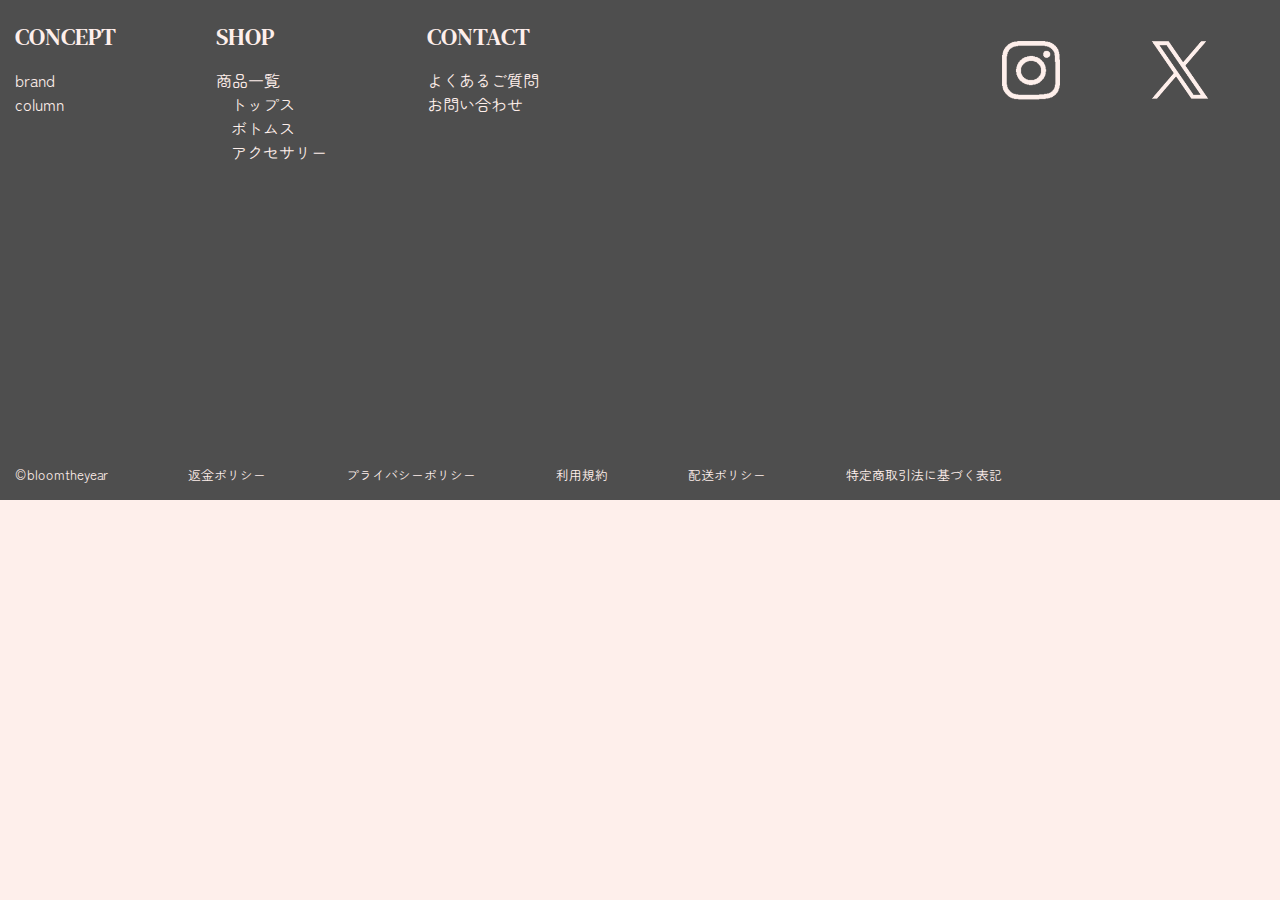
<file: base.html>
<!DOCTYPE html>
<html lang="ja">

<head>
    <meta charset="UTF-8">
    <meta http-equiv="X-UA-Compatible" content="IE=edge">
    <meta name="viewport" content="width=device-width, initial-scale=1.0">
    <title>Bloom The Year</title>
    <link rel="stylesheet" href="css/style.css">
    <link rel="preconnect" href="https://fonts.googleapis.com">
    <link rel="preconnect" href="https://fonts.gstatic.com" crossorigin>
    <link href="https://fonts.googleapis.com/css2?family=DM+Serif+Text:ital@0;1&display=swap" rel="stylesheet">
    <link rel="preconnect" href="https://fonts.googleapis.com">
    <link rel="preconnect" href="https://fonts.gstatic.com" crossorigin>
    <link
        href="https://fonts.googleapis.com/css2?family=DM+Serif+Text:ital@0;1&family=Zen+Maru+Gothic:wght@300;400;500;700;900&display=swap"
        rel="stylesheet">
</head>

<body>
    <header>
        <div class="header_logo">
            <h1><a href=""><img src="./images/SVG/logo01.svg" alt="Bloom The Yearロゴ画像"></a></h1>
        </div>
        <div class="mark">
            <p class="loginlogo"><a href=""><img src="./images/SVG/loginlogo.svg" alt="ログイン"></a></p>
            <p><a href=""><img src="./images/SVG/cartlogo.svg" alt="カートに入れる"></a></p>
        </div>
        <nav class="nav_fixed">
            <ul>
                <li>
                    <a href="concept.html">CONCEPT</a>
                </li>
                <li>
                    <a href="shop.html">SHOP</a>
                </li>
                <li>
                    <a href="contact.html">CONTACT</a>
                </li>
            </ul>
        </nav>
    </header>
  
    <footer>
        <div class="footer">
            <section class="footer_consept">
                <ul>
                    <li class="en">CONCEPT</li>
                    <li><a href="concept.html">brand</a></li>
                    <li><a href="concept.html">column</a></li>
                </ul>
            </section>
            <section>
                <ul>
                    <li class="en">SHOP</li>
                    <li><a href="shop.html">商品一覧</a></li>
                    <div class="category_br">
                        <li><a href="shop.html">トップス</a></li>
                        <li><a href="shop.html">ボトムス</a></li>
                        <li><a href="shop.html">アクセサリー</a></li>
                    </div>
                </ul>
            </section>
            <section>
                <ul>
                    <li class="en">CONTACT</li>
                    <li><a href="contact.html">よくあるご質問</a></li>
                    <li><a href="contact.html">お問い合わせ</a></li>
                </ul>
            </section>
            <section class="sns_logo">
                <p><img src="./images/insta.png" alt="インスタロゴ画像"></p>
                <p><img src="./images/X.png" alt="Xロゴ画像"></p>
            </section>
        </div>
        <div class="footer_small">
            <small>&copy;bloomtheyear</small>
            <p>返金ポリシー</p>
            <p>プライバシーポリシー</p>
            <p>利用規約</p>
            <p>配送ポリシー</p>
            <p class="small_left">特定商取引法に基づく表記</p>
        </div>
    </footer>
</body>

</html>
</file>
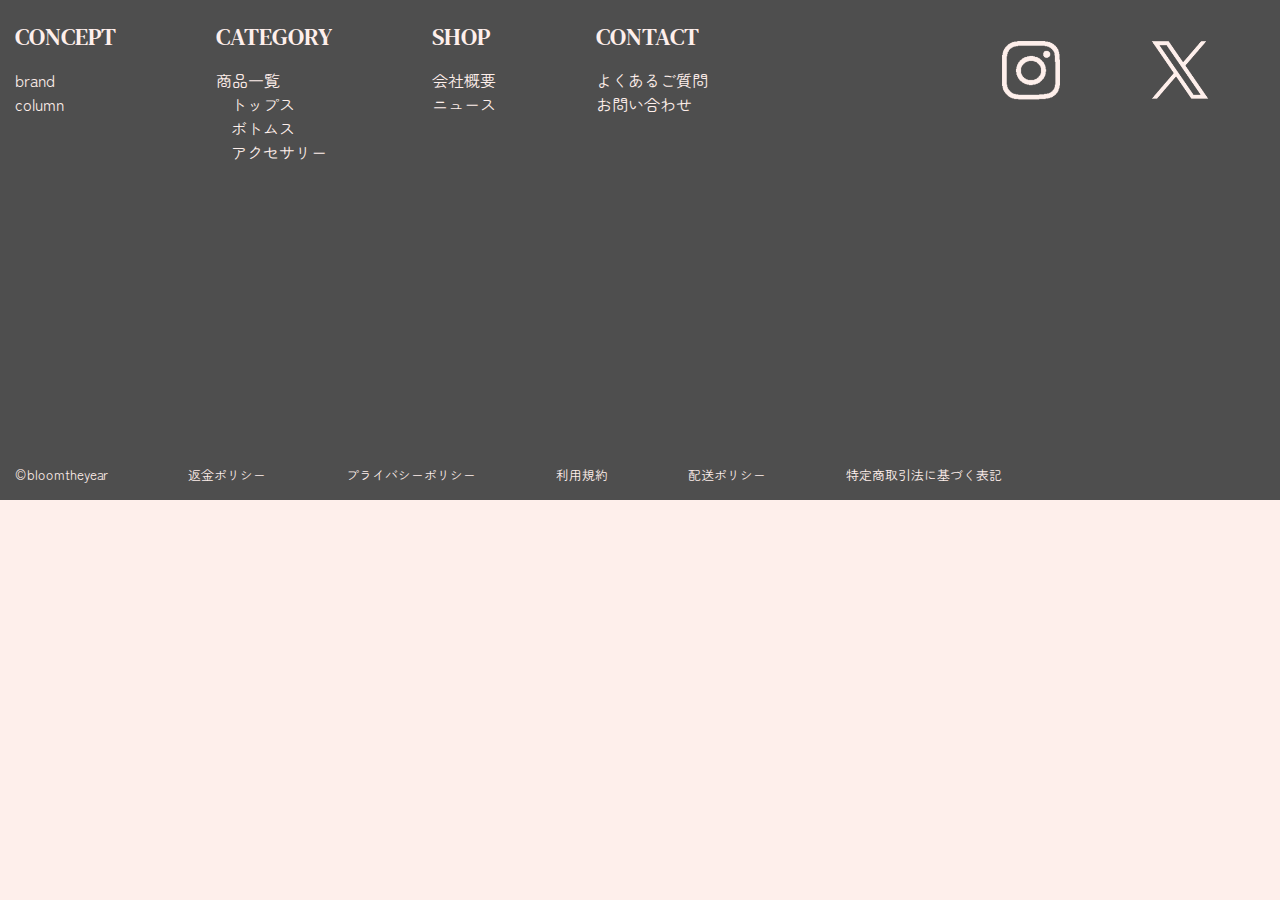
<file: category.html>
<!DOCTYPE html>
<html lang="ja">

<head>
    <meta charset="UTF-8">
    <meta http-equiv="X-UA-Compatible" content="IE=edge">
    <meta name="viewport" content="width=device-width, initial-scale=1.0">
    <title>Bloom The Year</title>
    <link rel="stylesheet" href="css/style.css">
    <link rel="preconnect" href="https://fonts.googleapis.com">
    <link rel="preconnect" href="https://fonts.gstatic.com" crossorigin>
    <link href="https://fonts.googleapis.com/css2?family=DM+Serif+Text:ital@0;1&display=swap" rel="stylesheet">
    <link rel="preconnect" href="https://fonts.googleapis.com">
    <link rel="preconnect" href="https://fonts.gstatic.com" crossorigin>
    <link
        href="https://fonts.googleapis.com/css2?family=DM+Serif+Text:ital@0;1&family=Zen+Maru+Gothic:wght@300;400;500;700;900&display=swap"
        rel="stylesheet">
</head>

<body>
    <header>
        <div class="header_logo">
            <h1><a href=""><img src="./images/SVG/logo01.svg" alt="Bloom The Yearロゴ画像"></a></h1>
        </div>
        <div class="mark">
            <p class="loginlogo"><a href=""><img src="./images/SVG/loginlogo.svg" alt="ログイン"></a></p>
            <p><a href=""><img src="./images/SVG/cartlogo.svg" alt="カートに入れる"></a></p>
        </div>
        <nav class="nav_fixed">
            <ul>
                <li>
                    <a href="concept.html">CONCEPT</a>
                </li>
                <li>
                    <a href="category.html">CATEGORY</a>
                </li>
                <li>
                    <a href="index.html">SHOP</a>
                </li>
                <li>
                    <a href="contact.html">CONTACT</a>
                </li>
            </ul>
        </nav>
    </header>
    <footer>
        <div class="footer">
            <section class="footer_consept">
                <ul>
                    <li class="en">CONCEPT</li>
                    <li><a href="concept.html">brand</a></li>
                    <li><a href="concept.html">column</a></li>
                </ul>
            </section>
            <section>
                <ul>
                    <li class="en">CATEGORY</li>
                    <li><a href="category.html">商品一覧</a></li>
                    <div class="category_br">
                        <li><a href="category.html">トップス</a></li>
                        <li><a href="category.html">ボトムス</a></li>
                        <li><a href="category.html">アクセサリー</a></li>
                    </div>
                </ul>
            </section>
            <section>
                <ul>
                    <li class="en">SHOP</li>
                    <li><a href="index.html">会社概要</a></li>
                    <li><a href="index.html">ニュース</a></li>
                </ul>
            </section>
            <section>
                <ul>
                    <li class="en">CONTACT</li>
                    <li><a href="contact.html">よくあるご質問</a></li>
                    <li><a href="contact.html">お問い合わせ</a></li>
                </ul>
            </section>
            <section class="sns_logo">
                <p><img src="./images/insta.png" alt="インスタロゴ画像"></p>
                <p><img src="./images/X.png" alt="Xロゴ画像"></p>
            </section>
        </div>
        <div class="footer_small">
            <small>&copy;bloomtheyear</small>
            <p>返金ポリシー</p>
            <p>プライバシーポリシー</p>
            <p>利用規約</p>
            <p>配送ポリシー</p>
            <p class="small_left">特定商取引法に基づく表記</p>
        </div>
    </footer>
</body>

</html>
</file>
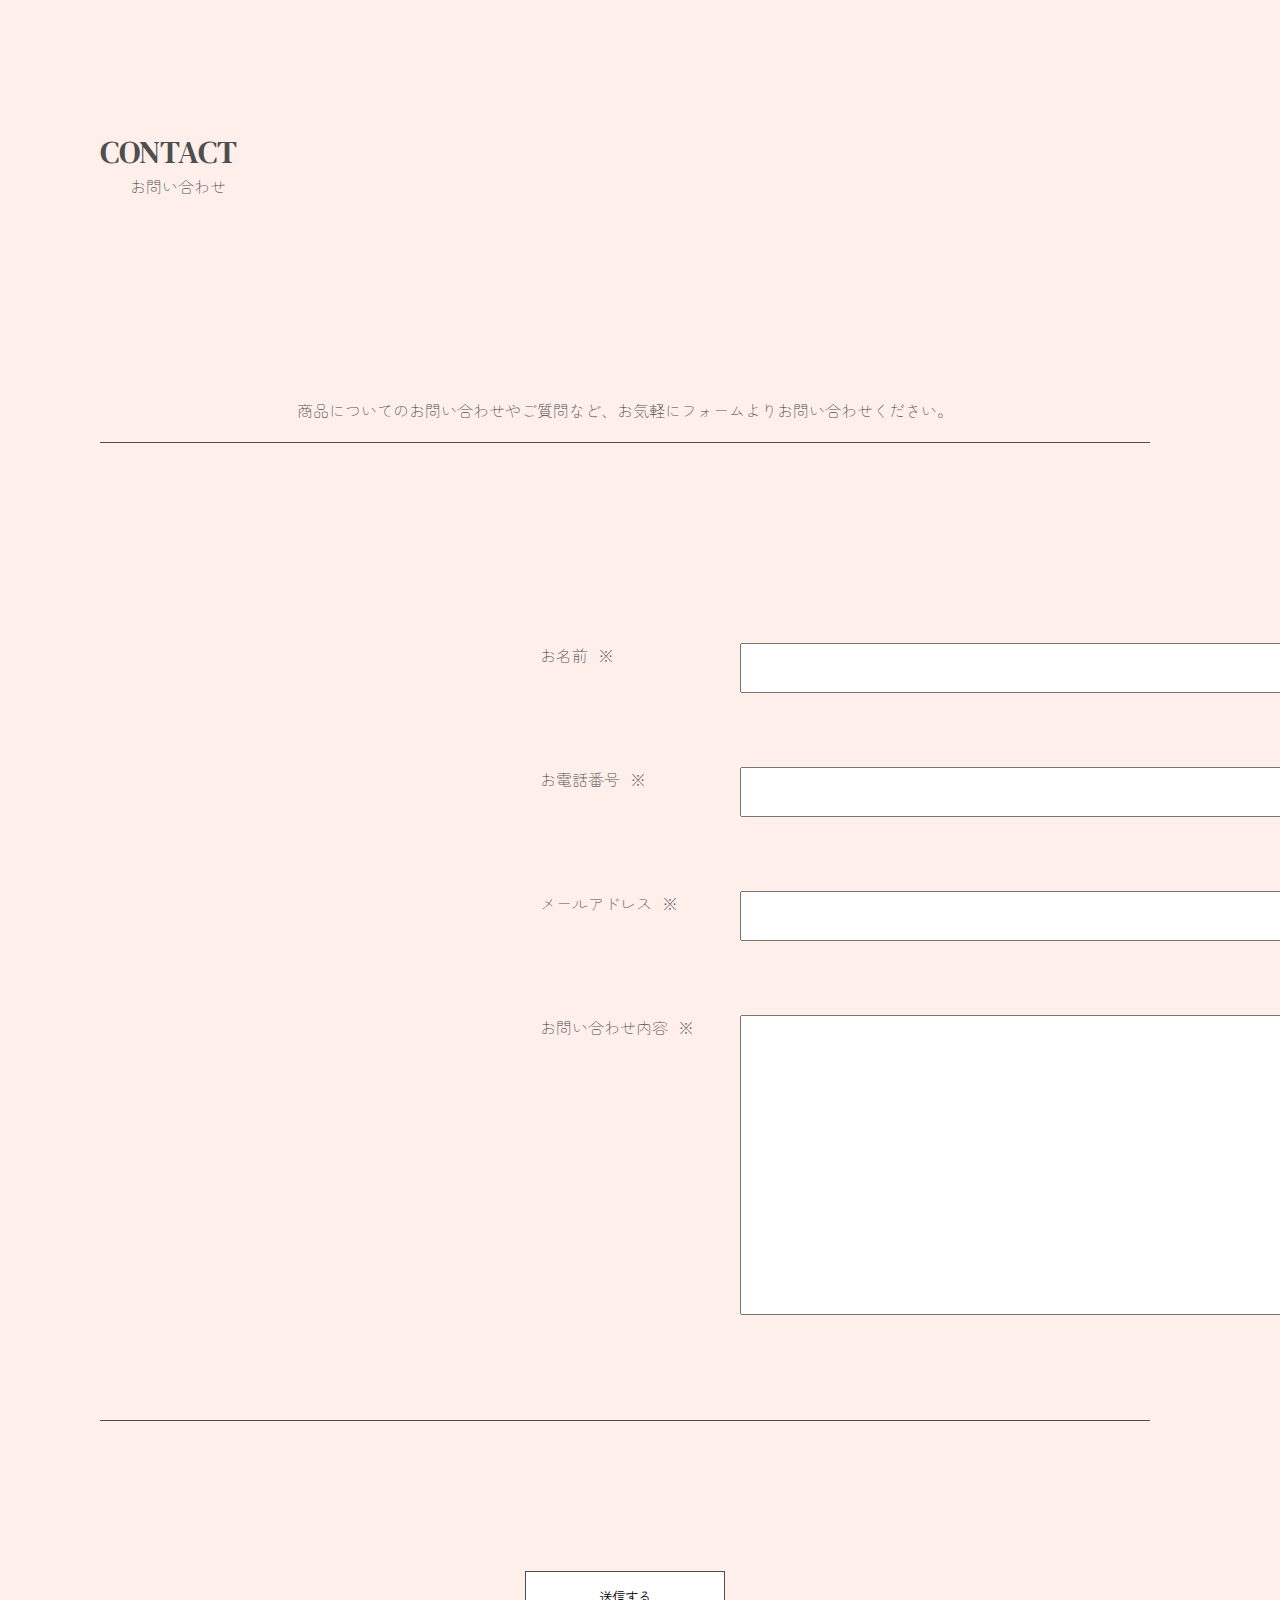
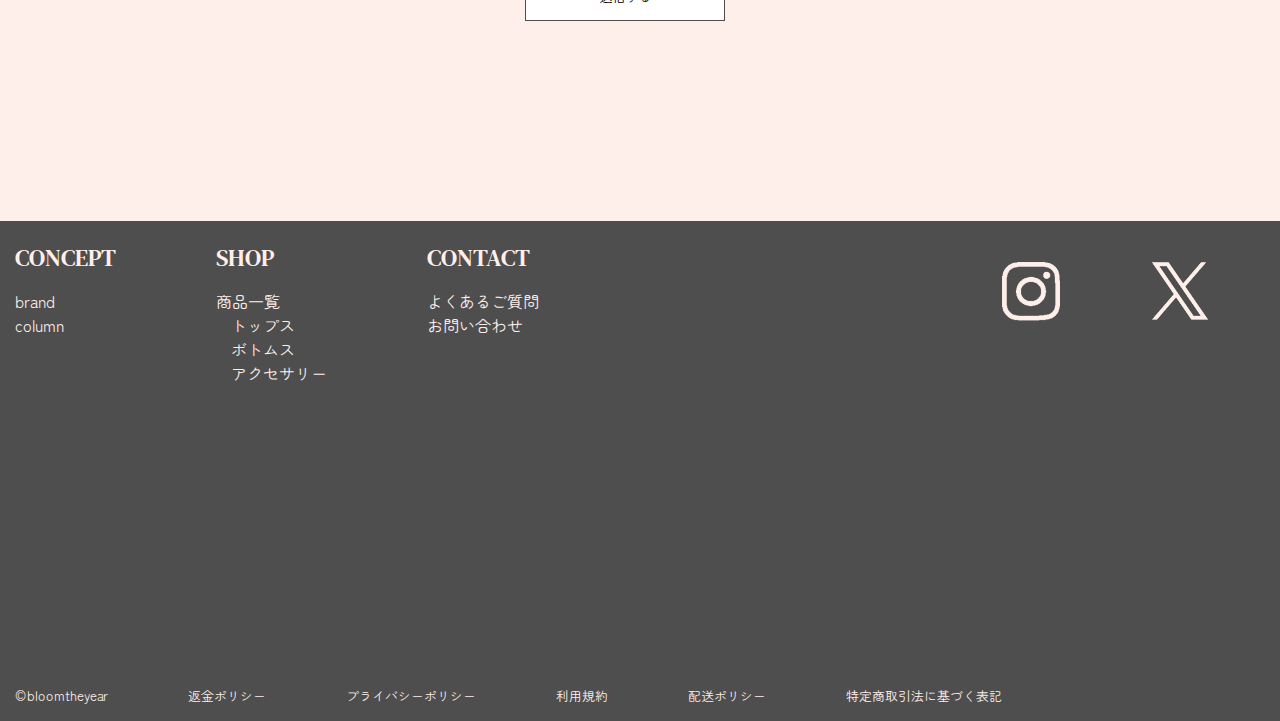
<file: contact.html>
<!DOCTYPE html>
<html lang="ja">

<head>
    <meta charset="UTF-8">
    <meta http-equiv="X-UA-Compatible" content="IE=edge">
    <meta name="viewport" content="width=device-width, initial-scale=1.0">
    <title>Bloom The Year</title>
    <link rel="stylesheet" href="css/style.css">
    <link rel="preconnect" href="https://fonts.googleapis.com">
    <link rel="preconnect" href="https://fonts.gstatic.com" crossorigin>
    <link href="https://fonts.googleapis.com/css2?family=DM+Serif+Text:ital@0;1&display=swap" rel="stylesheet">
    <link rel="preconnect" href="https://fonts.googleapis.com">
    <link rel="preconnect" href="https://fonts.gstatic.com" crossorigin>
    <link
        href="https://fonts.googleapis.com/css2?family=DM+Serif+Text:ital@0;1&family=Zen+Maru+Gothic:wght@300;400;500;700;900&display=swap"
        rel="stylesheet">
</head>

<body>
    <header>
        <div class="header_logo">
            <h1><a href="index.html"><img src="./images/SVG/logo01.svg" alt="Bloom The Yearロゴ画像"></a></h1>
        </div>
        <div class="mark">
            <p class="loginlogo"><a href=""><img src="./images/SVG/loginlogo.svg" alt="ログイン"></a></p>
            <p><a href=""><img src="./images/SVG/cartlogo.svg" alt="カートに入れる"></a></p>
        </div>
        <nav class="nav_fixed">
            <ul>
                <li>
                    <a href="concept.html">CONCEPT</a>
                </li>
                <li>
                    <a href="shop.html">SHOP</a>
                </li>
                <li>
                    <a href="contact.html">CONTACT</a>
                </li>
            </ul>
        </nav>
    </header>
    <main>
        <div class="contact-page">
            <h1>CONTACT</h1>
            <p>お問い合わせ</p>
            <div id="contact-p">
                <p>商品についてのお問い合わせやご質問など、お気軽にフォームよりお問い合わせください。</p>
            </div>
            <dl class="form-area">
                <dt><label for="name1"><span class="required">
                    お名前</span></label></dt>
                <dd><input class="input-text" type="text" name="name" id="name1"></dd>
                <dt><label for="tel1"><span class="required">お電話番号</span></label></dt>
                <dd><input class="input-text" type="tel" name="tel" id="tel1"></dd>
                <dt><label for="email1"><span class="required">メールアドレス</span></label></dt>
                <dd><input class="input-text" type="emali" name="email" id="email1"></dd>
                <dt><label for="message1"><span class="required">お問い合わせ内容</span></label></dt>
                <dd><textarea class="message" name="message" id="message1" required></textarea></dd>
            </dl>
            <div class="submit">
                <button class="submit-btn"type="submit">送信する</button>
            </div>
        </div>
    </main>
    <footer>
        <div class="footer">
            <section class="footer_consept">
                <ul>
                    <li class="en">CONCEPT</li>
                    <li><a href="concept.html">brand</a></li>
                    <li><a href="concept.html">column</a></li>
                </ul>
            </section>
            <section>
                <ul>
                    <li class="en">SHOP</li>
                    <li><a href="shop.html">商品一覧</a></li>
                    <div class="category_br">
                        <li><a href="shop.html">トップス</a></li>
                        <li><a href="shop.html">ボトムス</a></li>
                        <li><a href="shop.html">アクセサリー</a></li>
                    </div>
                </ul>
            </section>
            <section>
                <ul>
                    <li class="en">CONTACT</li>
                    <li><a href="contact.html">よくあるご質問</a></li>
                    <li><a href="contact.html">お問い合わせ</a></li>
                </ul>
            </section>
            <section class="sns_logo">
                <p><img src="./images/insta.png" alt="インスタロゴ画像"></p>
                <p><img src="./images/X.png" alt="Xロゴ画像"></p>
            </section>
        </div>
        <div class="footer_small">
            <small>&copy;bloomtheyear</small>
            <p>返金ポリシー</p>
            <p>プライバシーポリシー</p>
            <p>利用規約</p>
            <p>配送ポリシー</p>
            <p class="small_left">特定商取引法に基づく表記</p>
        </div>
    </footer>
</body>

</html>
</file>
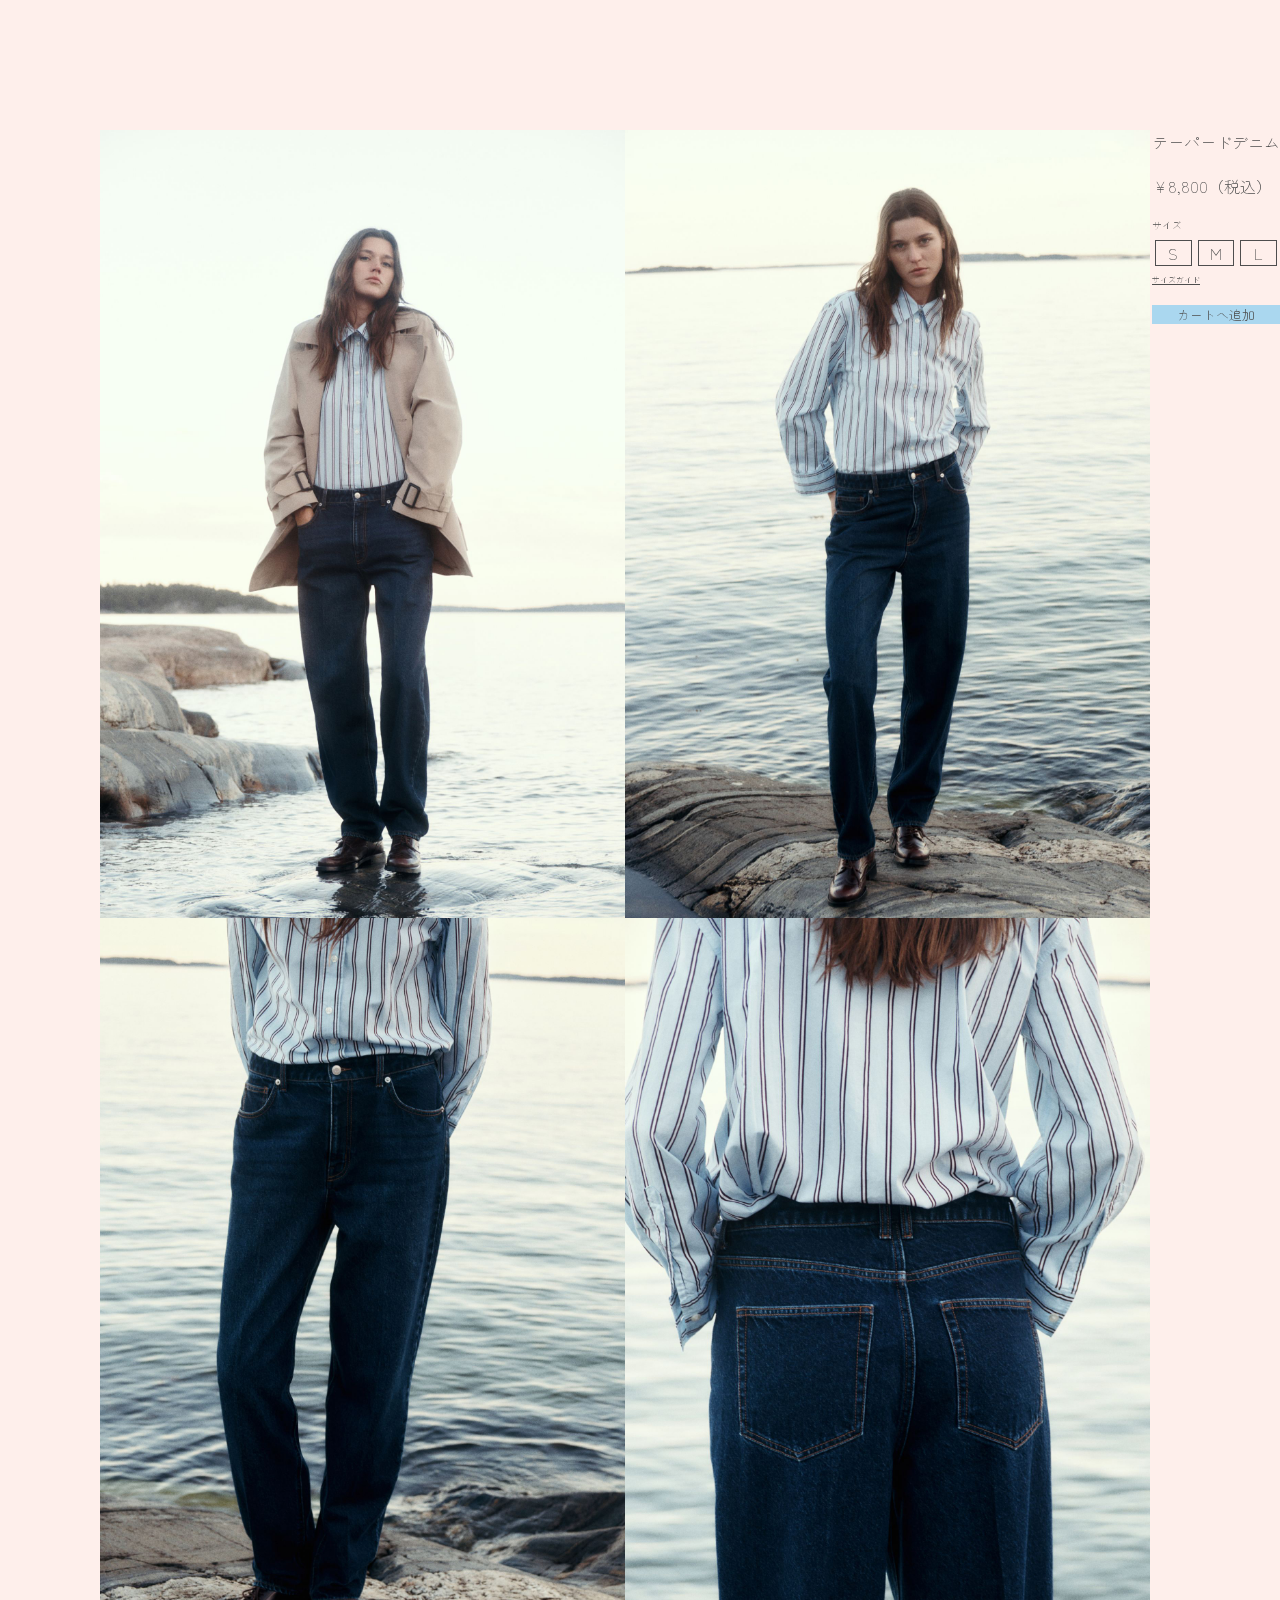
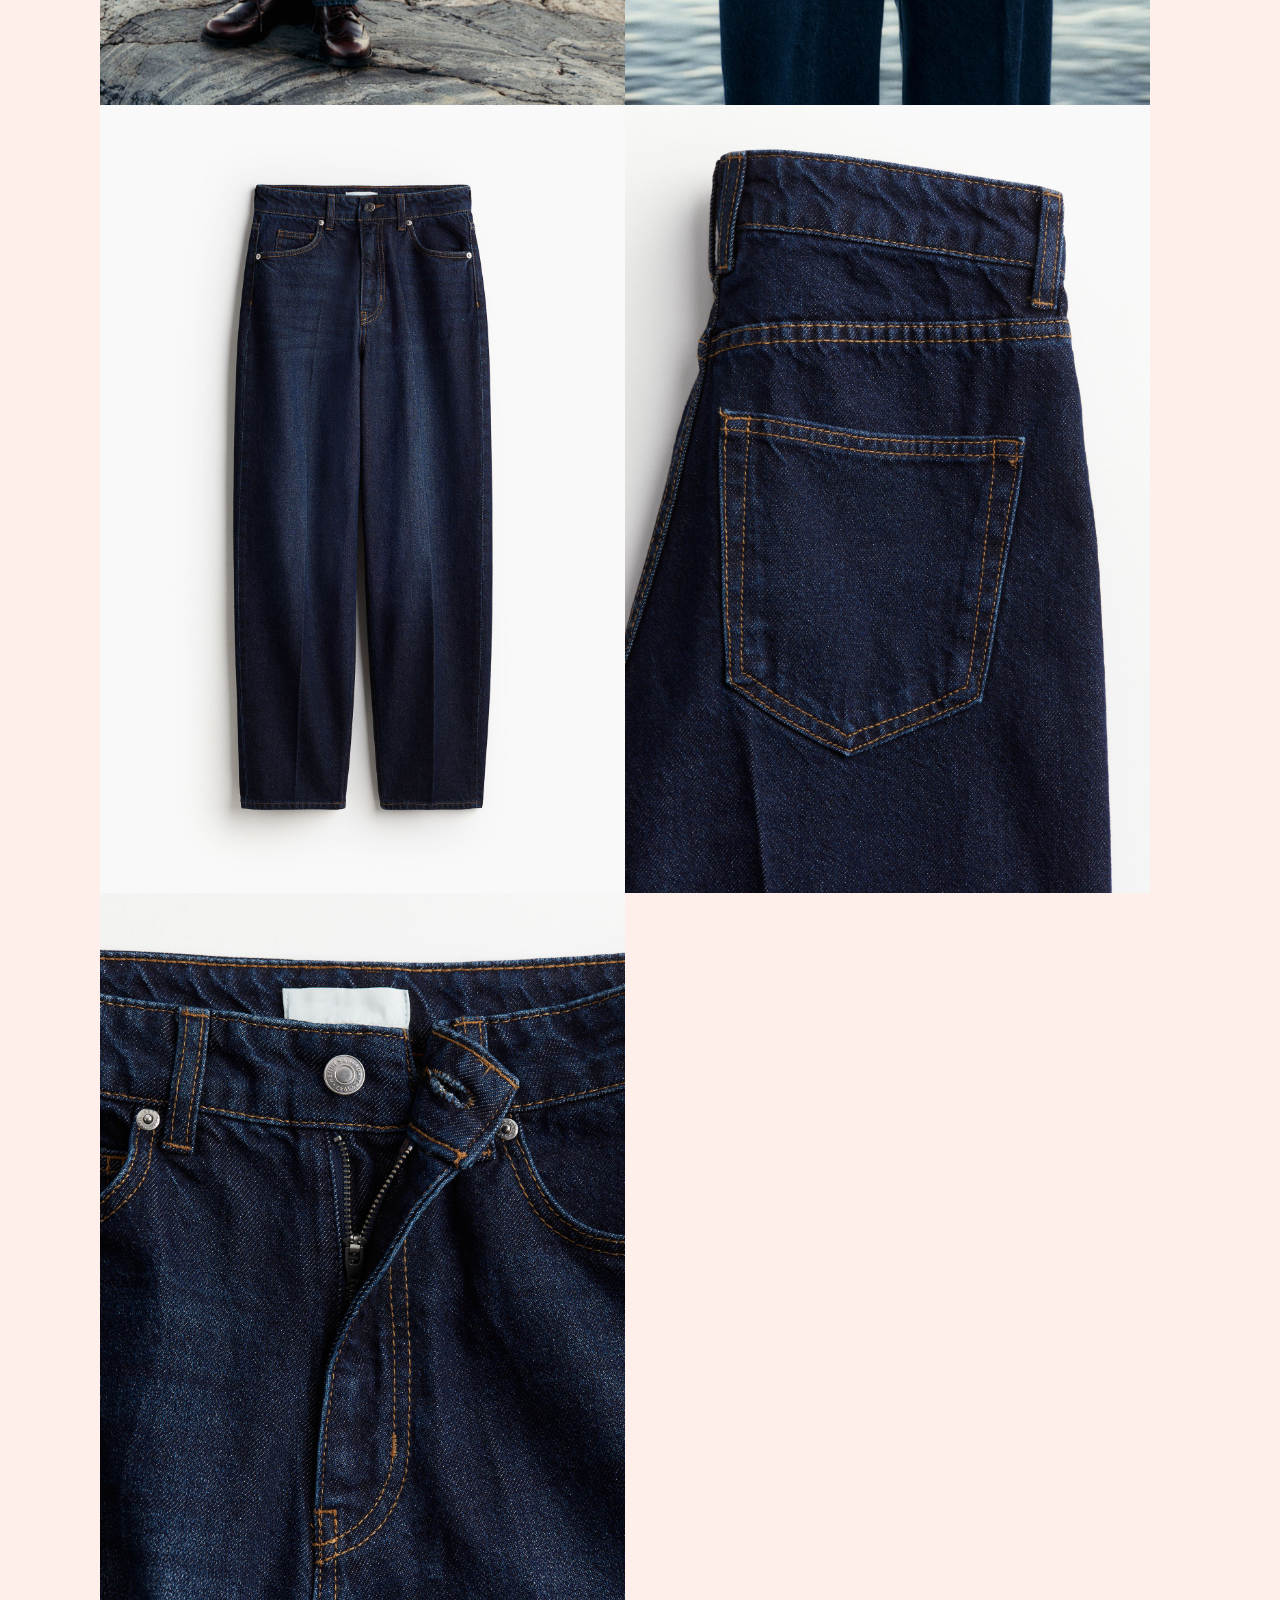
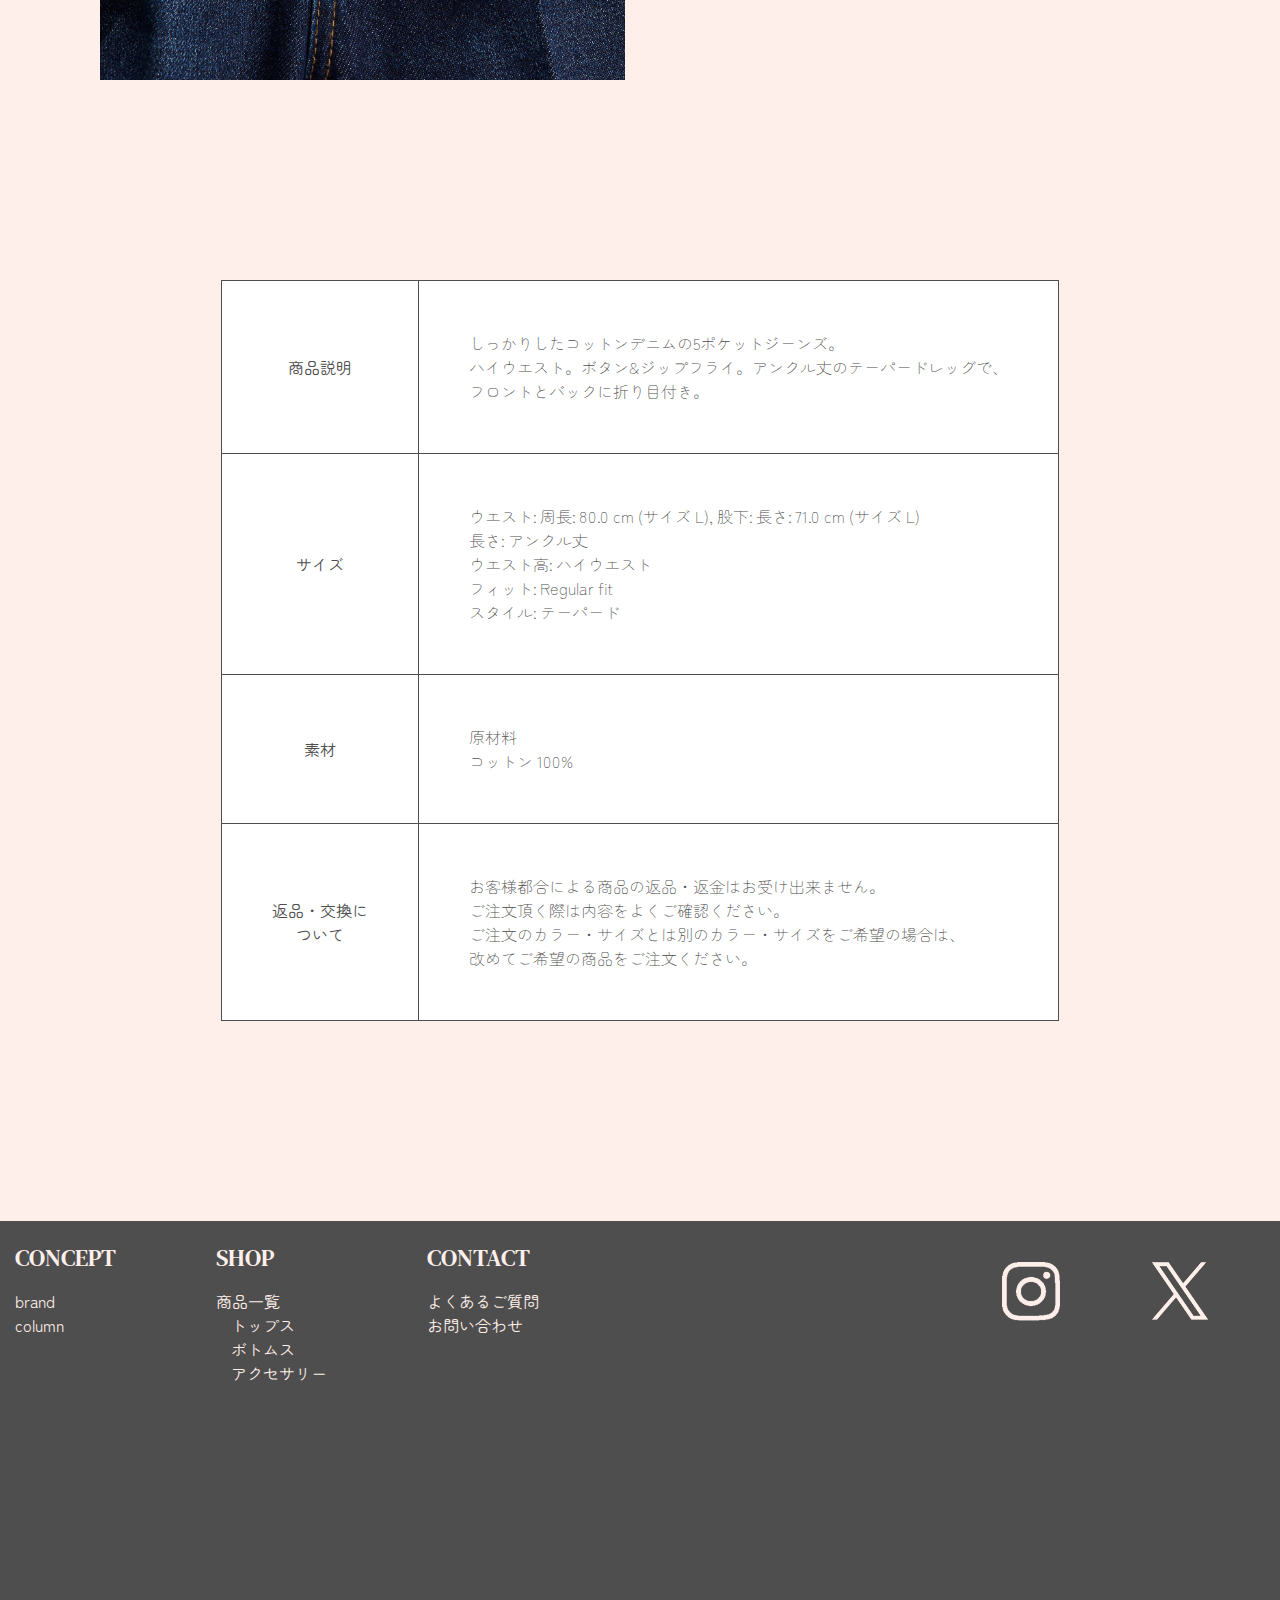
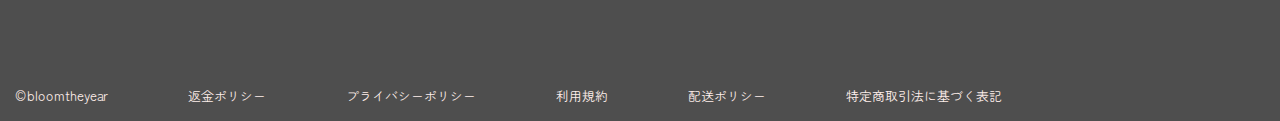
<file: deteal.html>
<!DOCTYPE html>
<html lang="ja">

<head>
    <meta charset="UTF-8">
    <meta http-equiv="X-UA-Compatible" content="IE=edge">
    <meta name="viewport" content="width=device-width, initial-scale=1.0">
    <title>Bloom The Year</title>
    <link rel="stylesheet" href="css/style.css">
    <link rel="preconnect" href="https://fonts.googleapis.com">
    <link rel="preconnect" href="https://fonts.gstatic.com" crossorigin>
    <link href="https://fonts.googleapis.com/css2?family=DM+Serif+Text:ital@0;1&display=swap" rel="stylesheet">
    <link rel="preconnect" href="https://fonts.googleapis.com">
    <link rel="preconnect" href="https://fonts.gstatic.com" crossorigin>
    <link
        href="https://fonts.googleapis.com/css2?family=DM+Serif+Text:ital@0;1&family=Zen+Maru+Gothic:wght@300;400;500;700;900&display=swap"
        rel="stylesheet">
</head>

<body>
    <header>
        <div class="header_logo">
            <h1><a href="index.html"><img src="./images/SVG/logo01.svg" alt="Bloom The Yearロゴ画像"></a></h1>
        </div>
        <div class="mark">
            <p class="loginlogo"><a href=""><img src="./images/SVG/loginlogo.svg" alt="ログイン"></a></p>
            <p><a href=""><img src="./images/SVG/cartlogo.svg" alt="カートに入れる"></a></p>
        </div>
        <nav class="nav_fixed">
            <ul>
                <li>
                    <a href="concept.html">CONCEPT</a>
                </li>
                <li>
                    <a href="shop.html">SHOP</a>
                </li>
                <li>
                    <a href="contact.html">CONTACT</a>
                </li>
            </ul>
        </nav>
    </header>
    <main>
        <div class="deteal">
            <div class="deteal-content">
                <p class="denim-name">テーパードデニム</p>
                <p class="nedan">￥8,800（税込）</p>
                <p class="size">サイズ</p>
            </div>
            <ul>
                <li>S</li>
                <li>M</li>
                <li>L</li>
            </ul>
            <p class="size-guide">サイズガイド</p>
            <p class="cart"><a href="">カートへ追加</a>
                </p>
        </div>
        <div class="shouhin">
            <ul>
                <li><img src="./images/shouhin1.jpg" alt="商品画像"></li>
                <li><img src="./images/shouhin7.jpg" alt="商品画像"></li>
                <li><img src="./images/shouhin2.jpg" alt="商品画像"></li>
                <li><img src="./images/shouhin3.jpg" alt="商品画像"></li>
                <li><img src="./images/shouhin4.jpg" alt="商品画像"></li>
                <li><img src="./images/shouhin5.jpg" alt="商品画像"></li>
                <li><img src="./images/shouhin6.jpg" alt="商品画像"></li>
            </ul>
        </div>
        <div class="setumei">
            <table class="setumei-hyou">
                <tr>
                    <th>商品説明</th>
                    <td>しっかりしたコットンデニムの5ポケットジーンズ。<br>ハイウエスト。ボタン&ジップフライ。アンクル丈のテーパードレッグで、<br>フロントとバックに折り目付き。</td>
                </tr>
                <tr>
                    <th>サイズ</th>
                    <td>ウエスト: 周長: 80.0 cm (サイズ L), 股下: 長さ: 71.0 cm (サイズ L)<br>長さ: アンクル丈<br>ウエスト高: ハイウエスト<br>フィット: Regular fit<br>スタイル: テーパード</td>
                </tr>
                <tr>
                    <th>素材</th>
                    <td>原材料<br>コットン 100%</td>
                </tr>
                <tr>
                    <th>返品・交換に<br>ついて</th>
                    <td>お客様都合による商品の返品・返金はお受け出来ません。<br>ご注文頂く際は内容をよくご確認ください。<br>ご注文のカラー・サイズとは別のカラー・サイズをご希望の場合は、<br>改めてご希望の商品をご注文ください。</td>
                </tr>
            </table>
        </div>
    </main>
    <footer>
        <div class="footer">
            <section class="footer_consept">
                <ul>
                    <li class="en">CONCEPT</li>
                    <li><a href="concept.html">brand</a></li>
                    <li><a href="concept.html">column</a></li>
                </ul>
            </section>
            <section>
                <ul>
                    <li class="en">SHOP</li>
                    <li><a href="shop.html">商品一覧</a></li>
                    <div class="category_br">
                        <li><a href="shop.html">トップス</a></li>
                        <li><a href="shop.html">ボトムス</a></li>
                        <li><a href="shop.html">アクセサリー</a></li>
                    </div>
                </ul>
            </section>
            <section>
                <ul>
                    <li class="en">CONTACT</li>
                    <li><a href="contact.html">よくあるご質問</a></li>
                    <li><a href="contact.html">お問い合わせ</a></li>
                </ul>
            </section>
            <section class="sns_logo">
                <p><img src="./images/insta.png" alt="インスタロゴ画像"></p>
                <p><img src="./images/X.png" alt="Xロゴ画像"></p>
            </section>
        </div>
        <div class="footer_small">
            <small>&copy;bloomtheyear</small>
            <p>返金ポリシー</p>
            <p>プライバシーポリシー</p>
            <p>利用規約</p>
            <p>配送ポリシー</p>
            <p class="small_left">特定商取引法に基づく表記</p>
        </div>
    </footer>
</body>

</html>
</file>
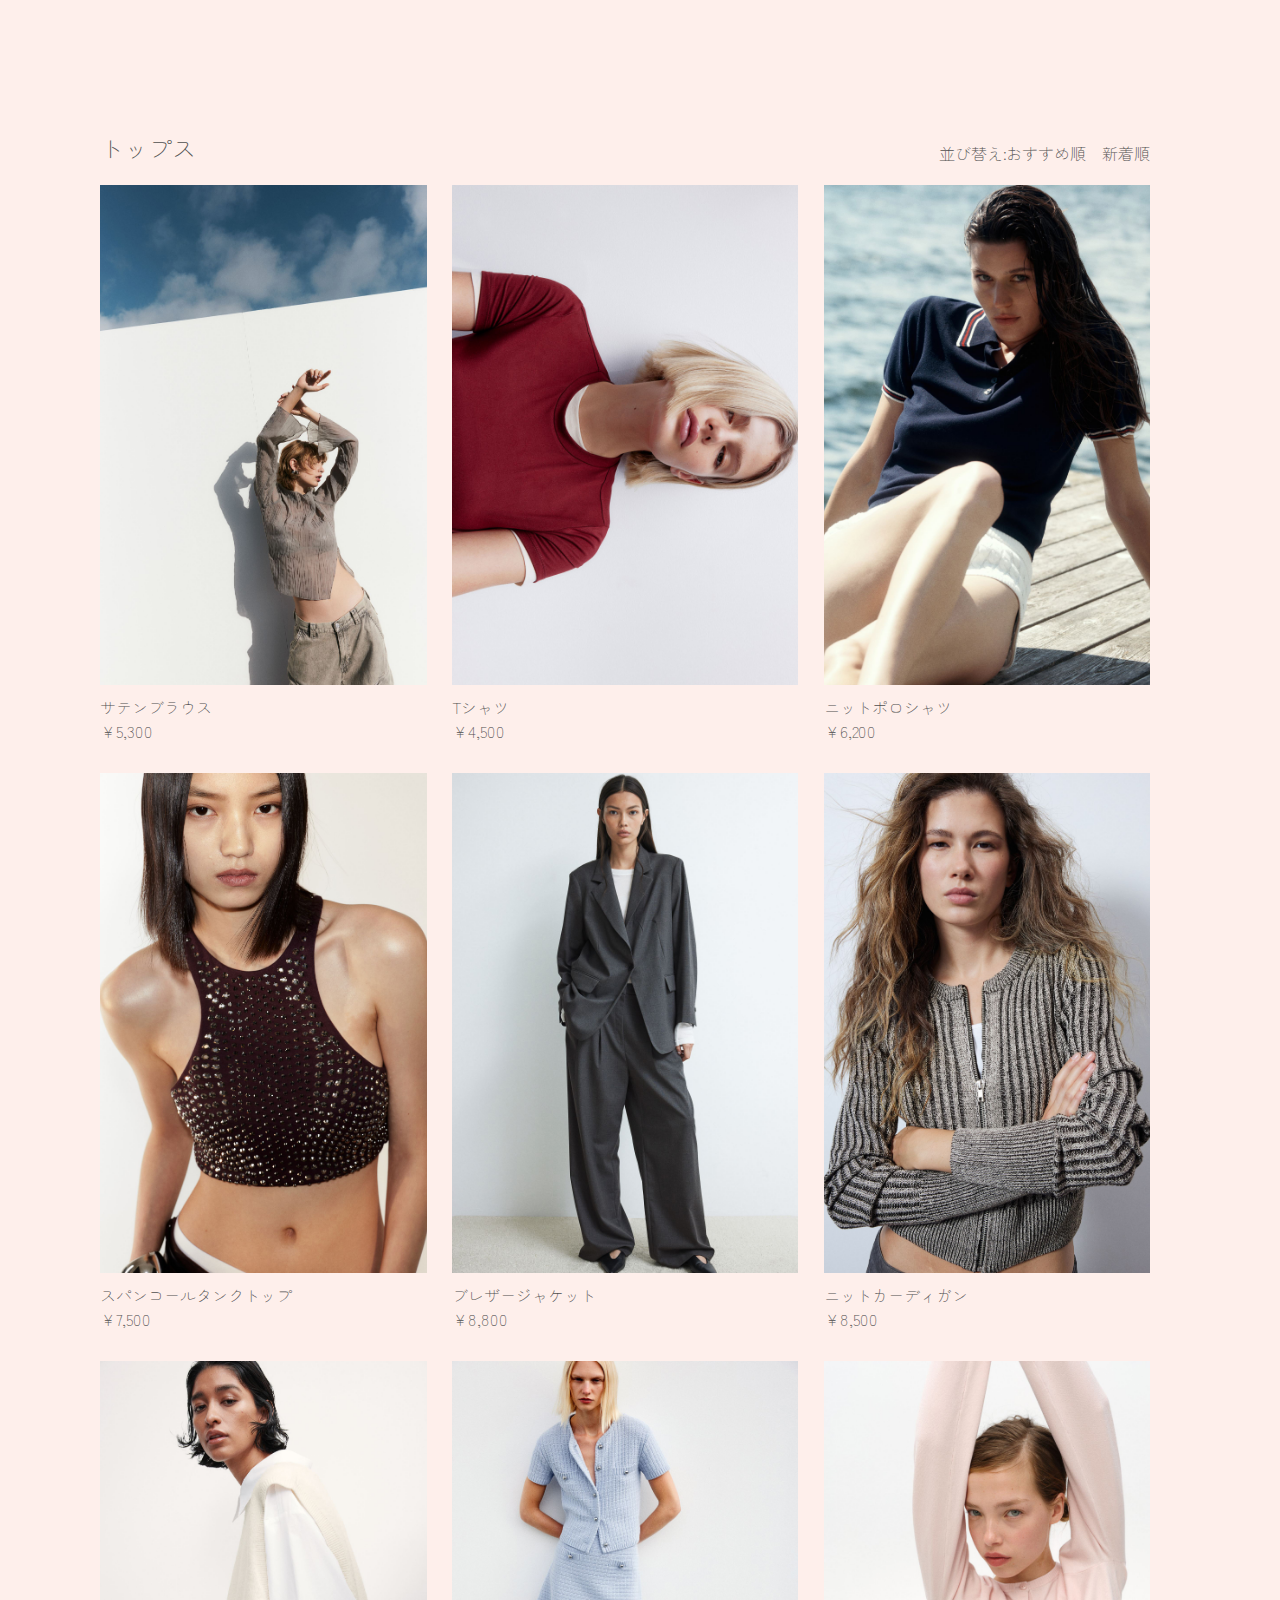
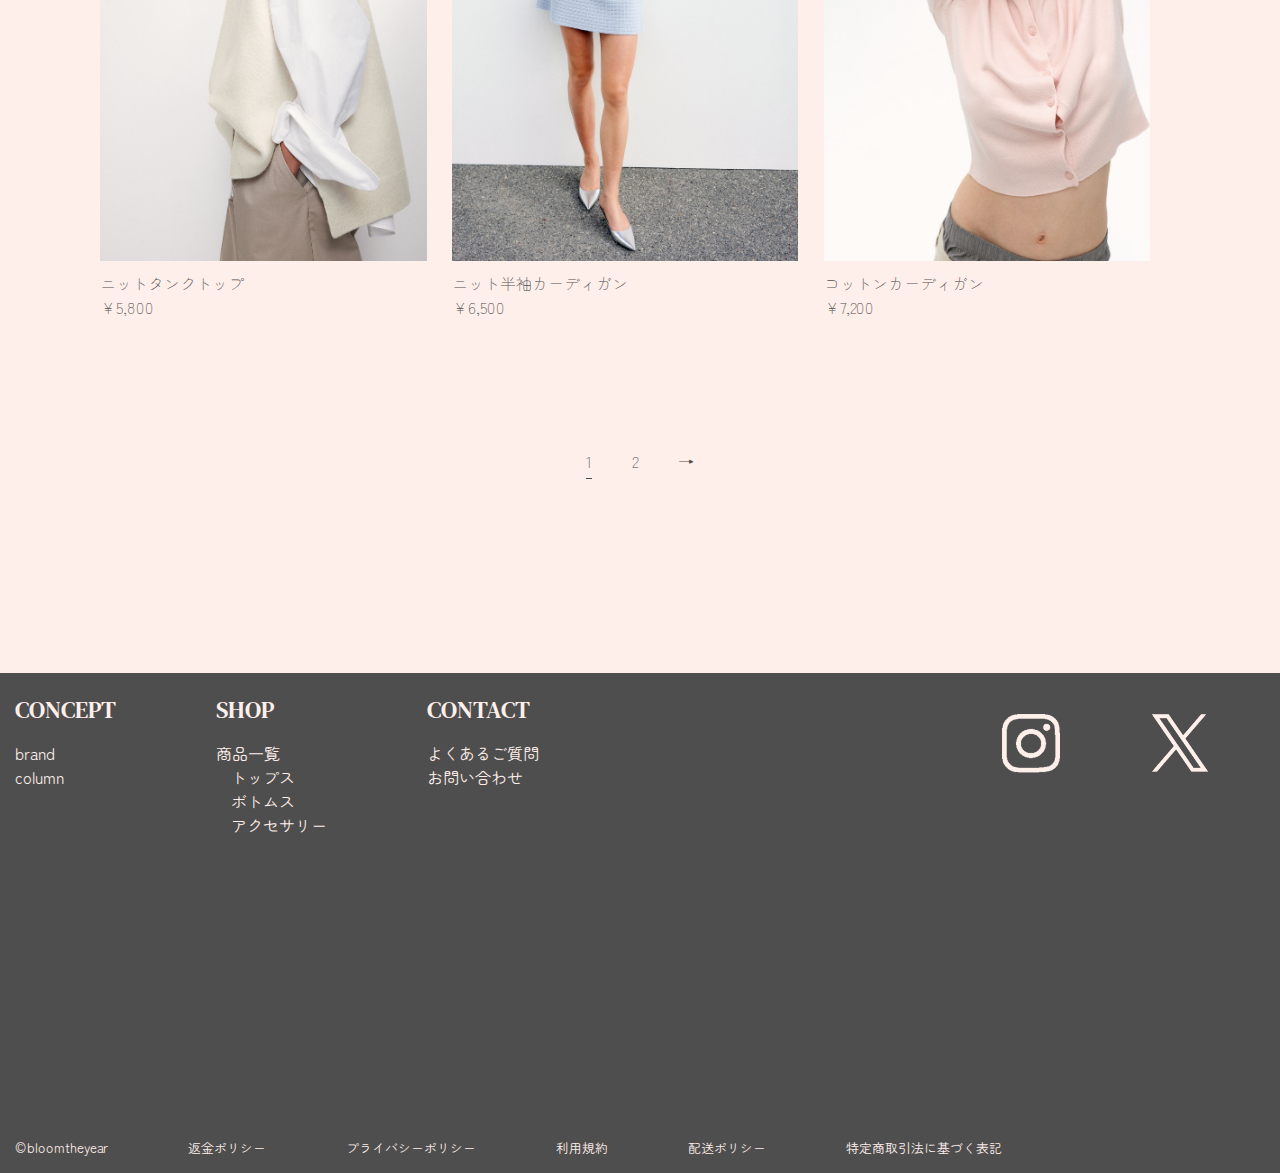
<file: shop.html>
<!DOCTYPE html>
<html lang="ja">

<head>
    <meta charset="UTF-8">
    <meta http-equiv="X-UA-Compatible" content="IE=edge">
    <meta name="viewport" content="width=device-width, initial-scale=1.0">
    <title>Bloom The Year</title>
    <link rel="stylesheet" href="css/style.css">
    <link rel="preconnect" href="https://fonts.googleapis.com">
    <link rel="preconnect" href="https://fonts.gstatic.com" crossorigin>
    <link href="https://fonts.googleapis.com/css2?family=DM+Serif+Text:ital@0;1&display=swap" rel="stylesheet">
    <link rel="preconnect" href="https://fonts.googleapis.com">
    <link rel="preconnect" href="https://fonts.gstatic.com" crossorigin>
    <link
        href="https://fonts.googleapis.com/css2?family=DM+Serif+Text:ital@0;1&family=Zen+Maru+Gothic:wght@300;400;500;700;900&display=swap"
        rel="stylesheet">
</head>

<body>
    <header>
        <div class="header_logo">
            <h1><a href=""><img src="./images/SVG/logo01.svg" alt="Bloom The Yearロゴ画像"></a></h1>
        </div>
        <div class="mark">
            <p class="loginlogo"><a href=""><img src="./images/SVG/loginlogo.svg" alt="ログイン"></a></p>
            <p><a href=""><img src="./images/SVG/cartlogo.svg" alt="カートに入れる"></a></p>
        </div>
        <nav class="nav_fixed">
            <ul>
                <li>
                    <a href="concept.html">CONCEPT</a>
                </li>
                <li>
                    <a href="shop.html">SHOP</a>
                </li>
                <li>
                    <a href="contact.html">CONTACT</a>
                </li>
            </ul>
        </nav>
    </header>
    <main>
        <div class="shop">
            <div class="shoptitle">
                <p class="topstitle">トップス</p>
                <p>並び替え:おすすめ順　新着順</p>
            </div>
            <div class="iciran">
                <ul>
                    <li class="btn left"><a href="deteal.html"><img src="./images/tops1.jpg" alt="トップス01"><img
                                src="./images/tops1_hover.jpg" alt="ホバーした時"></a>
                        <p>サテンブラウス<br>￥5,300</p>
                    </li>
                    <li class="btn center"><a href="deteal.html"><img src="./images/tops2.jpg" alt=トップス02"><img
                                src="./images/tops2_hover.jpg" alt="ホバーした時"></a>
                        <p>Tシャツ<br>￥4,500</p>
                    </li>
                    <li class="btn right"><a href="deteal.html"><img src="./images/tops3.jpg" alt="トップス03"><img
                                src="./images/tops3_hover.jpg" alt="ホバーした時"></a>
                        <p>ニットポロシャツ<br>￥6,200 </p>
                    </li>
                    <li class="btn left"><a href="deteal.html"><img src="./images/tops4.jpg" alt="トップス04"><img
                                src="./images/tops4_hover.jpg" alt="ホバーした時"></a>
                        <p>スパンコールタンクトップ<br>￥7,500</p>
                    </li>
                    <li class="btn center"><a href="deteal.html"><img src="./images/tops5.jpg" alt="トップス05"><img
                                src="./images/tops5_hover.jpg" alt="ホバーした時"></a>
                        <p>ブレザージャケット<br>￥8,800</p>
                    </li>
                    <li class="btn right"><a href="deteal.html"><img src="./images/tops6.jpg" alt="トップス06"><img
                                src="./images/tops6_hover.jpg" alt="ホバーした時"></a>
                        <p>ニットカーディガン<br>￥8,500</p>
                    </li>
                    <li class="btn left"><a href="deteal.html"><img src="./images/tops7.jpg" alt="トップス07"><img
                                src="./images/tops7_hover.jpg" alt="ホバーした時"></a>
                        <p>ニットタンクトップ<br>￥5,800</p>
                    </li>
                    <li class="btn center"><a href="deteal.html"><img src="./images/tops8.jpg" alt="トップス08"><img
                                src="./images/tops8_hover.jpg" alt="ホバーした時"></a>
                        <p>ニット半袖カーディガン<br>￥6,500</p>
                    </li>
                    <li class="btn right"><a href="deteal.html"><img src="./images/tops9.jpg" alt="トップス09"><img
                                src="./images/tops9_hover.jpg" alt="ホバーした時"></a>
                        <p>コットンカーディガン<br>￥7,200</p>
                    </li>
                </ul>
            </div>
        </div>
        <div class="page">
            <p class="onepage">1</p>
            <p>2</p>
            <p>→</p>
        </div>
    </main>
    <footer>
        <div class="footer">
            <section class="footer_consept">
                <ul>
                    <li class="en">CONCEPT</li>
                    <li><a href="concept.html">brand</a></li>
                    <li><a href="concept.html">column</a></li>
                </ul>
            </section>
            <section>
                <ul>
                    <li class="en">SHOP</li>
                    <li><a href="shop.html">商品一覧</a></li>
                    <div class="category_br">
                        <li><a href="shop.html">トップス</a></li>
                        <li><a href="shop.html">ボトムス</a></li>
                        <li><a href="shop.html">アクセサリー</a></li>
                    </div>
                </ul>
            </section>
            <section>
                <ul>
                    <li class="en">CONTACT</li>
                    <li><a href="contact.html">よくあるご質問</a></li>
                    <li><a href="contact.html">お問い合わせ</a></li>
                </ul>
            </section>
            <section class="sns_logo">
                <p><img src="./images/insta.png" alt="インスタロゴ画像"></p>
                <p><img src="./images/X.png" alt="Xロゴ画像"></p>
            </section>
        </div>
        <div class="footer_small">
            <small>&copy;bloomtheyear</small>
            <p>返金ポリシー</p>
            <p>プライバシーポリシー</p>
            <p>利用規約</p>
            <p>配送ポリシー</p>
            <p class="small_left">特定商取引法に基づく表記</p>
        </div>
    </footer>
</body>

</html>
</file>
<file: css/style.css>
@charset "utf-8";

/* リセットcssここから */
*,
::before,
::after {
    margin: 0;
    padding: 0;
    box-sizing: border-box;
}

ul {
    list-style-type: none;
}

a {
    text-decoration: none;
    color: inherit;
}

img {
    max-width: 100%;
    vertical-align: bottom;
}

body {
    font-family: "Zen Maru Gothic", serif;
    font-weight: 300;
    font-style: normal;
    font-size: 16px;
    color: #4e4e4e;
    background-color: #feefeb;
}

/* リセットcssここまで */

/* ベースはここから */

header {
    width: 100%;
    height: 130px;
    position: fixed;
    top: 0;
    padding: 20px 50px 0;
    z-index: 10000;
    animation: 2s fadeinlogo 1.5s forwards;
    opacity: 0;
}

@keyframes fadeinlogo {
    0% {
        top: 20px;
    }

    100% {
        top: 30px;
        opacity: 1;
    }
}

.header_logo {
    display: flex;
    justify-content: center;
}

.mark {
    display: flex;
    justify-content: flex-end;
    position: absolute;
    top: 20px;
    right: 20px;
}

.mark .loginlogo {
    padding-right: 50px;
}

header h1 a img {
    width: 150px;
    height: auto;
}

header p img {
    width: 30px;
    height: 30px;
}

.nav_fixed {
    font-family: "DM Serif Text", serif;
    font-size: 120%;
    color: black;
    position: fixed;
    top: 0;
    left: 0;
    padding: 15px 15px 0;
    z-index: 1000;
}

footer {
    background-color: #4e4e4e;
    color: #feefeb;
    font-family: "Zen Maru Gothic", serif;
    font-weight: 400;
    font-style: normal;
    width: 100%;
    height: 500px;
}

.footer {
    display: flex;
    justify-content: flex-start;
    position: relative;
}

.en {
    font-family: "DM Serif Text", serif;
    font-size: 150%;
    padding-bottom: 15px;
}

.category_br {
    padding-left: 15px;
}

.footer section {
    padding: 20px 50px 0;
}

.footer .footer_consept {
    padding: 20px 50px 0 15px;
}

.footer .sns_logo {
    display: flex;
    justify-content: flex-end;
    position: absolute;
    top: 0;
    right: 0;
}

.footer section p img {
    width: 100px;
    height: 100px;
}

.footer .sns_logo p {
    padding-left: 50px;
}

.footer_small {
    width: 100%;
    height: 320px;
    display: flex;
    align-items: flex-end;
}

footer .footer_small small {
    padding-left: 15px;
}

footer .small_left {
    padding-right: 15px;
    font-size: 80%;
}

footer .footer_small p {
    padding-left: 80px;
    font-size: 80%;
}


/* ベースはここまで */

/* LPここから */

.concept_h2 h2,
.main_concept_content h3,
.recommended h2,
.newarrivals h2,
.accessory .accessoryanimation .loop ul li,
.accessorycontents .blue .bluecontents h2,
.accessorycontents .blue .bluecontents .discover,
.information h2,
.conceptfirst h1,
.contactpage h1,
.contact-page h1 {
    font-family: "DM Serif Text", serif;
    font-weight: inherit;
}

main h1 img {
    width: 100%;
    height: 100vh;
    object-fit: cover;
    animation: 2s fadeinlogo 0.5s forwards;
    opacity: 0;
}

@keyframes fadeinlogo {
    100% {
        opacity: 1;
    }
}

.main_concept {
    display: flex;
    position: relative;
}

.concept_h2 {
    width: 100%;
    height: auto;
    padding: 200px 20px 0 0;
    text-align: end;
    position: relative;
}

#line01 {
    width: 150px;
    height: auto;
    stroke-dasharray: 2000px;
    animation: line_move 3s;
    position: absolute;
    bottom: 0%;
    right: 0%;
    z-index: 0;
}

@keyframes line_move {


    0% {

        stroke-dashoffset: 2000px;
    }


    100% {

        stroke-dashoffset: 0px;
    }


}

.main_concept p {
    width: 100%;
    height: auto;
}

.main_concept p img {
    width: 100%;
    height: auto;
    object-fit: cover;
}

.fadeup {
    animation-fill-mode: both;
    animation-duration: 2s;
    animation-name: fadeup01;
    visibility: visible !important;
}

@keyframes fadeup01 {
    0% {
        opacity: 0;
        transform: translateY(100px);
    }

    100% {
        opacity: 1;
        transform: translateY(0);
    }
}

.main_concept .main_concept_content {
    width: 50%;
    height: auto;
}

.main_concept_content {
    padding: 30px 40px 0;
    width: 100%;
}

.main_concept_p {
    display: flex;
    justify-content: center;
    align-items: center;
}

.main_concept_content h3 {
    font-size: 1.5em;
    line-height: 1.5;
    padding-top: 100px;
    padding-left: 50px;
}

.main_concept_content p {
    font-size: 1em;
    text-align: center;
    line-height: 3;
    padding-top: 200px;
}

.recommended {
    width: 100%;
    padding: 200px 0 0 100px;
    position: relative;
    z-index: 1000;
}

.recommended h2 {
    z-index: 1000;
}

#line02 {
    width: 300px;
    height: auto;
    stroke-dasharray: 1685px;
    animation: line_move 3s;
    position: absolute;
    top: 30%;
    left: 0%;
}

@keyframes line_move {


    0% {

        stroke-dashoffset: 1605px;
    }


    100% {

        stroke-dashoffset: 0px;
    }


}

.recommended ul li img {
    width: 300px;
    height: 346px;
    object-fit: cover;
}

.recommended .slider {
    width: 80%;
    padding-top: 20px;
    margin: 20px 0 20px auto;
}

.recommended ul li {
    margin-left: 50px;
}

.recommended ul li p {
    padding: 10px 0 10px;
}

.newarrivals {
    width: 100%;
    padding: 200px 0 0 100px;
    position: relative;
}

#line03 {
    width: 300px;
    height: auto;
    stroke-dasharray: 2000px;
    animation: line_move 3s;
    position: absolute;
    top: 30%;
    left: 0%;
}

@keyframes line_move {


    0% {

        stroke-dashoffset: 2000px;
    }


    100% {

        stroke-dashoffset: 0px;
    }


}

.newarrivals ul li img {
    width: 300px;
    height: 346px;
    object-fit: cover;
}

.newarrivals .slider {
    width: 80%;
    padding-top: 20px;
    margin: 20px 0 20px auto;
}

.newarrivals ul li {
    margin-left: 50px;
}

.newarrivals ul li p {
    padding: 10px 0 10px;
}

.accessory {
    padding: 200px 0 0 0;
}

.accessory-animation {
    padding-bottom: 20px;
}

.accessory-contents {
    display: flex;
}

.accessory .accessory-contents p {
    width: 100%;
    height: auto;
}

.accessory-contents p img {
    width: 100%;
    height: 100vh;
    object-fit: cover;
}

.blue {
    width: 100%;
    height: auto;
    background-color: #aad7ef;
    color: #feefeb;
    display: flex;
    justify-content: center;
    align-items: center;
}

.accessory .accessory-contents .blue .blue-contents .discover {
    width: 200px;
    font-weight: bold;
    padding: 10px 0 50px;
    text-align: center;
}

.accessory .accessory-contents .blue .blue-contents h2 {
    text-align: center;
    font-size: 2em;
}

.accessory .accessory-contents .blue .blue-contents .accessory-link p {
    width: 200px;
    height: 50px;
    text-align: center;
    background-color: #fff;
    border: 0.5px solid #4e4e4e;
    color: #4e4e4e;
    display: flex;
    justify-content: center;
    align-items: center;
}

.information {
    width: 100%;
    padding: 200px 0 0 100px;
}

.information ul {
    width: 80%;
    padding-top: 50px;
    padding-bottom: 50px;
    padding-left: 300px;
}

.information ul li {
    padding-top: 30px;
    border-bottom: 1px solid #4e4e4e;
    display: flex;
    justify-content: space-between;
}

.slideshow {
    padding-top: 200px;
}

.slideshow p img {
    width: 100%;
    height: 100vh;
    object-fit: cover;
}

.loop {
    margin: 20px auto;
    width: 100%;
    overflow: hidden;
}

.loop ul {
    display: inline-block;
    margin: 0;
    white-space: nowrap;
    animation: SlideSample 30s linear infinite;
}

.loop ul li {
    display: inline;
    color: #4e4e4e;
}

/* スクロールさせるアニメーション */
@keyframes SlideSample {
    0% {
        transform: translateX(0)
    }

    100% {
        transform: translateX(-50%)
    }
}

/* ここから商品ページ */

.shouhin {
    width: 100%;
    padding: 130px 130px 200px 100px;
}

.shouhin ul {
    display: flex;
    flex-wrap: wrap;
}

.shouhin ul li img {
    width: 100%;
    height: auto;
    object-fit: cover;
}

.shouhin ul li {
    width: 50%;
    height: auto;
}


.deteal {
    position: fixed;
    top: 130px;
    right: 0%;
}

.deteal .deteal-content .size {
    font-size: 60%;
}

.deteal .deteal-content .denim-name,
.deteal .deteal-content .nedan {
    padding-bottom: 20px;
}

.deteal .deteal-content .size {
    padding-bottom: 8px;
}

.deteal ul {
    display: flex;
    justify-content: space-between;
}

.deteal ul li {
    width: calc(100% - 66%);
    border: 1px solid #4e4e4e;
    text-align: center;
    margin: 0 3px 0;
}

.deteal .size-guide {
    width: calc(100% - 60%);
    height: auto;
    font-size: 50%;
    text-decoration: underline;
    text-decoration-color: #4e4e4e;
    padding: 8px 0 20px;
}

.deteal .cart {
    width: 100%;
    height: auto;
    background-color: #aad7ef;
    font-size: 80%;
    text-align: center;
}

.setumei {
    width: 100%;
    display: flex;
    justify-content: center;
    align-items: center;
    padding-bottom: 200px;
}

.setumei-hyou {
    border-collapse: collapse;
    background-color: #fff;
}

.setumei-hyou,
.setumei-hyou th,
.setumei-hyou td {
    border: 1px solid #4e4e4e;
}

.setumei-hyou th,
.setumei-hyou td {
    padding: 50px;
}

.setumei-hyou th {
    font-weight: normal;
}

/* ショップページここから */

.shop {
    width: 100%;
    padding: 130px 130px 100px 100px;
}

.shop .shoptitle {
    display: flex;
    justify-content: space-between;
    align-items: flex-end;
    padding-bottom: 20px;
}

.shop .shoptitle .topstitle {
    font-size: 150%;
}

.shop .iciran {
    width: 100%;
    height: auto;
}

.shop .iciran ul {
    width: 100%;
    display: flex;
    justify-content: space-between;
    flex-wrap: wrap;
    padding-right: 0;
}

.shop .iciran ul li {
    width: 33%;
    height: auto;
    position: relative;
}

.shop .iciran ul .left {
    padding: 0 20px 30px 0;
}

.shop .iciran ul .right {
    padding: 0 0 30px 20px;
}

.shop .iciran ul .center {
    padding-bottom: 30px;
}

.shop .iciran ul li img {
    width: 100%;
    height: 500px;
    object-fit: cover;
}

.shop .iciran ul li p {
    padding-top: 10px;
}

.btn img:last-of-type {
    opacity: 0;
    transition: opacity .7s;
    position: absolute;
    top: 0;
    left: 0;
    z-index: 10;
}

.btn:hover img {
    opacity: 1;
}


.page {
    width: 100%;
    display: flex;
    justify-content: center;
    align-items: center;
}

.page p {
    padding: 0 20px 200px;
}

.onepage {
    text-decoration: underline;
    text-underline-offset: 10px;
}

/* ここからコンセプトページ */

.concept-first,
.concept-secound {
    width: 100%;
    height: auto;
    padding: 130px 130px 100px 100px;
}

.concept-first {
    position: relative;
}

#line04 {
    width: 400px;
    height: auto;
    stroke-dasharray: 3000px;
    animation: line_move 4s;
    position: absolute;
    top: 5%;
    left: 0%;
}

@keyframes line_move {


    0% {

        stroke-dashoffset: 3000px;
    }


    100% {

        stroke-dashoffset: 0px;
    }


}

.concept-images {
    display: flex;
    justify-content: space-between;
}

.concept-first p {
    width: 60%;
}

.concept-first p img {
    width: 100%;
}

.concept-first .concept-position {
    position: absolute;
    top: 30%;
    right: 40%;
    line-height: 3;
    background-color: #fbd7cfb3;
    width: 650px;
    height: 400px;
}

.concept-first .concept-position p {
    width: 650px;
    text-align: center;
    padding: 20px 0 0 55px;
}

.concept-first .concept-btn {
    background-color: #aad7ef;
    width: 250px;
    height: 40px;
    position: absolute;
    bottom: 100px;
}

.concept-first .concept-btn p {
    width: 250px;
    text-align: center;
    padding-top: 7px;
    padding-left: 7px;
}

.concept-secound {
    position: relative;
}

#line05 {
    width: 600px;
    height: auto;
    stroke-dasharray: 3000px;
    animation: line_move 4s;
    position: absolute;
    top: 15%;
    right: 0%;
}

@keyframes line_move {


    0% {

        stroke-dashoffset: 3000px;
    }


    100% {

        stroke-dashoffset: 0px;
    }


}

.concept-images-secound {
    display: flex;
    justify-content: flex-end;
    flex-direction: row-reverse;
}

.concept-secound .concept-images-secound section {
    padding-left: 10px;
}

.concept-secound p {
    width: 60%;
}

.concept-secound p img {
    width: 100%;
}

.concept-secound .concept-position-secound {
    position: absolute;
    top: 30%;
    left: 40%;
    line-height: 3;
    background-color: #ffffffb3;
    width: 650px;
    height: 500px;
}

.concept-secound .concept-images-secound section {
    width: 400px;
}

.concept-secound .concept-position-secound p {
    width: 650px;
    text-align: center;
    padding: 20px 0 0 55px;
}

.concept-secound .concept-btn-secound {
    background-color: #aad7ef;
    width: 250px;
    height: 40px;
    position: absolute;
    bottom: 100px;
    right: 200px;
}

.concept-secound .concept-btn-secound p {
    width: 250px;
    text-align: center;
    padding-top: 7px;
    padding-left: 7px;
}

.concept-page {
    padding-bottom: 200px;
}

/* ここからコンタクトページ */

.contact-page {
    height: auto;
    padding: 130px 130px 100px 100px;
}

.contact-page h1 {
    width: 100%;
}

.contact-page p {
    width: 12%;
    text-align: right;
    padding-bottom: 200px;
}

.contact-page #contact-p p {
    width: 100%;
    text-align: center;
    padding-bottom: 0;
}

.contact-page #contact-p p::after {
    content: '';
    display: block;
    width: 100%;
    height: 1px;
    background-color: #4e4e4e;
    margin: 20px 0 200px;
}

.form {
    width: 100%;
    margin: 0 auto;
}

.form-area {
    width: 100%;
    margin-left: calc(100vw - 80%);
    display: flex;
    flex-wrap: wrap;
}

.form-area dt {
    width: 200px;
    padding: 0 0 100px;
}

.form-area dd {
    width: calc(100% - 200px);
}

.form-area dt .required::after {
    content: '※';
    font-size: 1em;
    color: #4e4e4e;
    margin-left: 10px;
}

.input-text {
    width: 100%;
    max-width: 700px;
    height: 50px;
    padding-left: 20px;
}

.message {
    width: 100%;
    max-width: 700px;
    height: 300px;
    line-height: 1.5;
}

.submit-btn {
    width: 100%;
    background-color: #fff;
    display: inline-block;
    max-width: 200px;
    height: 50px;
    font-family: "Zen Maru Gothic", serif;
    text-align: center;
    border: 1px solid #4e4e4e;
    margin-top: 50px;
    cursor: pointer;
}

.submit {
    width: 100%;
    height: auto;
    text-align: center;
    padding: 100px 0;
}

.submit::before {
    content: '';
    display: block;
    width: 100%;
    height: 1px;
    background-color: #4e4e4e;
    margin-bottom: 100px;
}

.submit-btn:hover {
    background-color: #4e4e4e;
    color: #feefeb;
}
</file>
